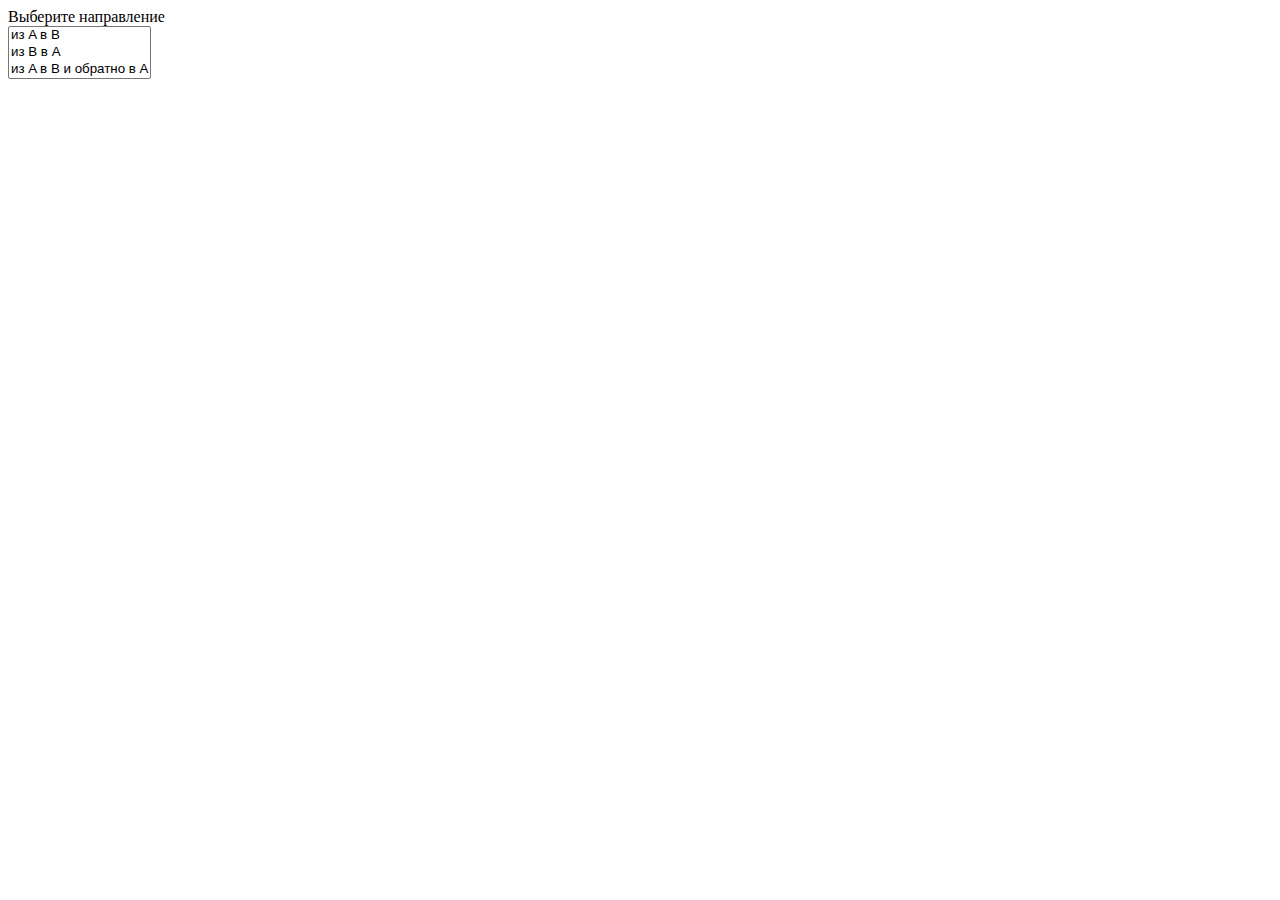
<file: js_test-tasks/second_task-calculator/index.html>
<!DOCTYPE html>
<html lang="ru">
<head>
    <meta charset="UTF-8">
    <meta http-equiv="X-UA-Compatible" content="IE=edge">
    <meta name="viewport" content="width=device-width, initial-scale=1.0">
    <title>Newatrip Test Task</title>
    <style>
      .margin_top {
        margin-top: 20px;
      }
    </style>
</head>
<body>
  <label for="route">Выберите направление</label><br>
  <select name="route" id="route" size="3">
      <option value="aToB">из A в B</option>
      <option value="bToA">из B в A</option>
      <option value="aToBtoA">из A в B и обратно в А</option>
  </select>

  <div id="time_block" style="display: none;" class="margin_top">
    <label for="time">Выберите время</label><br>
    <select name="time" id="time_select"></select>
  </div>

  <div id="back_time_block" style="display: none;" class="margin_top">
    <label for="back_time">Выберите время обратного отплытия</label><br>
    <select name="back_time" id="back_time_select"></select>
  </div>

  <div id="tickets_and_calculate" style="display: none;" class="margin_top">
    <label for="num">Количество билетов</label><br>
    <input type="text" id="num" placeholder="Введите количесто билетов" value="1">
    <br><br>
    <button id="make_info">Посчитать</button>
  </div>

  <div id="result_place" class="margin_top"></div>

  <script src="https://momentjs.com/downloads/moment-with-locales.min.js"></script>
  <script src="https://momentjs.com/downloads/moment-timezone-with-data.min.js"></script>
  <script src="./js/main.js"></script>
</body>
</html>
</file>
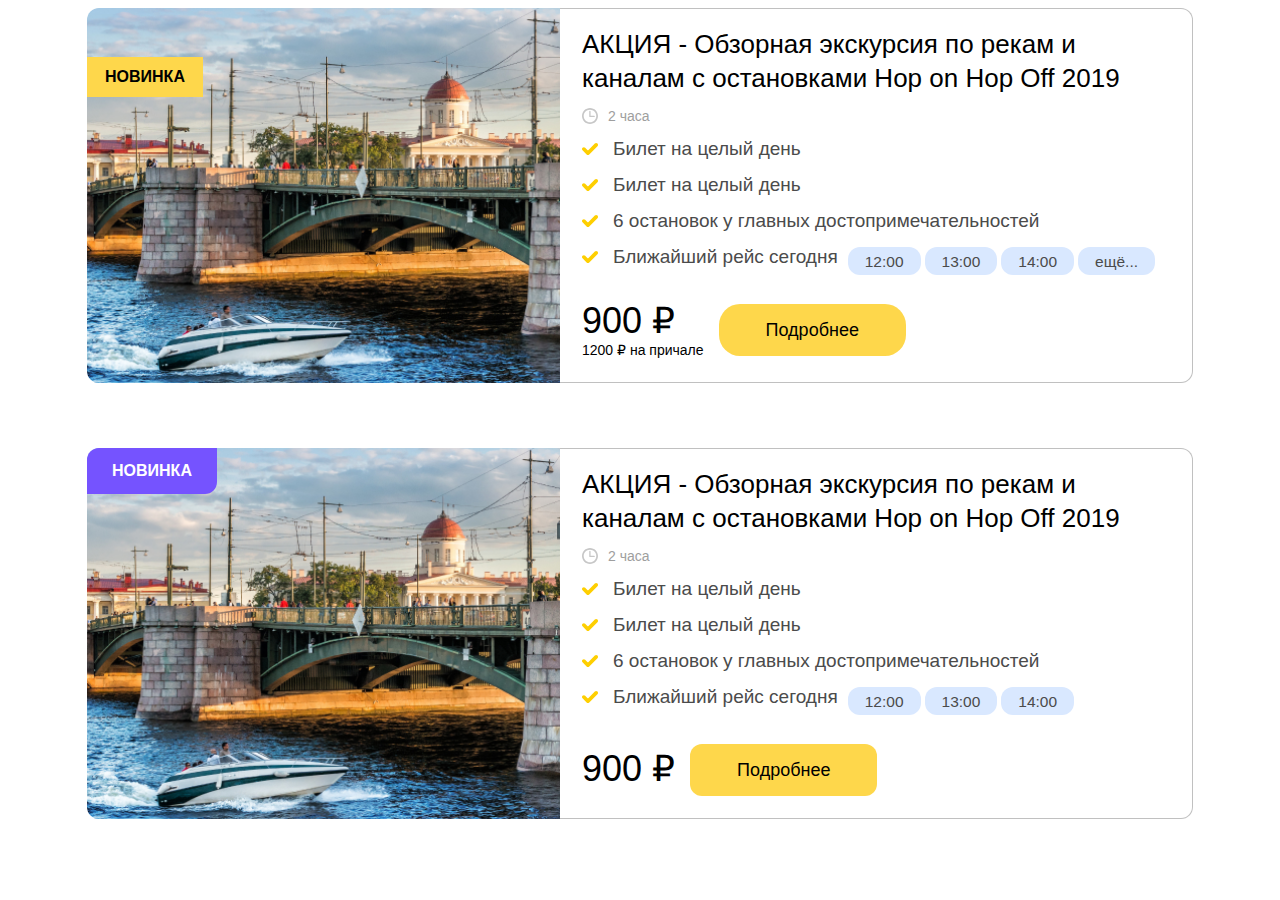
<file: layout_test-tasks/first_taks-cards/index.html>
<!DOCTYPE html>
<html lang="ru">
<head>
	<meta charset="UTF-8">
	<meta http-equiv="X-UA-Compatible" content="IE=edge">
	<meta name="viewport" content="width=device-width, initial-scale=1.0">
	<title>Newatrip Test Task</title>
	<!-- <link rel="preconnect" href="https://fonts.googleapis.com">
	<link rel="preconnect" href="https://fonts.gstatic.com" crossorigin>
	<link href="https://fonts.googleapis.com/css2?family=Open+Sans:wght@300;400;600&display=swap" rel="stylesheet"> -->
	<link rel="stylesheet" href="./css/main.css">
</head>

<body>
	<div class="card">
		<!-- хедер карточки -->
		<div class="card__header-block">
			<picture>
				<source srcset="./images/AdobeStock_168443825.jpg" media="(min-width: 1200px)">
				<img srcset="./images/sankt-peterburg-piter-st-3495.jpg" alt="Card images">
			</picture>
			<div class="badge badge__theme_sand">Новинка</div>
		</div>
		<!-- Контент карточки -->
		<div class="card__content-block">
			<!-- верхняя часть -->
			<div class="card__header-content-block">
				<div class="card__time-block">
					<img src="./images/clock-icon.svg" alt="Clock icon">
					<span class="card__time-value"></span> 2 часа
				</div>
				<div class="card__title-event-block">
					АКЦИЯ - Обзорная экскурсия по рекам и каналам  с остановками Hop on Hop Off 2019
				</div>
			</div>
			<!-- верхняя часть - конец -->
			<ul class="card__applies-block">
				<li class="card__applies-row">Билет на целый день</li>
				<li class="card__applies-row">Билет на целый день</li>
				<li class="card__applies-row">6 остановок у главных достопримечательностей</li>
				<li class="card__applies-row card__available-times-row">
					<span class="applies-row__text">Ближайший рейс сегодня</span>
					<ul class="card__available-times-block">
						<li class="card__available-time-item transition-entity">12:00</li>
						<li class="card__available-time-item transition-entity">13:00</li>
						<li class="card__available-time-item transition-entity">14:00</li>
						<li class="card__available-time-item transition-entity">15:00</li>
						<li class="card__available-time-item transition-entity">16:00</li>
					</ul>
					<ul class="card__more-available-times-block hidded-entity"></ul>
				</li>
			</ul>
			<!-- блок цены и кнопки доп инфы -->
			<div class="card__details-info-block">
				<div class="card__price-block">
					<p class="card__event-price">900 &#8381;</p>
					<div class="card__price-at-the-pier">1200 &#8381; на причале</div>
				</div>
				<div class="card__more-info-btn-block">
					<button class="
						card__more-info-btn more-info-btn_theme_border-decore
						more-info-btn_theme_border-rounded-type-1 more_info-btn_theme_wide-1
					">
						Подробнее
					</button>
				</div>
			</div>
		</div>
		<!-- Контент карточки - конец -->
	</div>
	<!-- Карточка - конец -->
	<div class="card">
		<!-- хедер карточки -->
		<div class="card__header-block">
			<picture>
				<source srcset="./images/AdobeStock_168443825.jpg" media="(min-width: 1200px)">
				<img srcset="./images/sankt-peterburg-piter-st-3495.jpg" alt="Card images">
			</picture>
			<div class="badge badge__theme_purple badge_rounded">Новинка</div>
		</div>
		<!-- Контент карточки -->
		<div class="card__content-block">
			<!-- верхняя часть -->
			<div class="card__header-content-block">
				<div class="card__time-block">
					<img src="./images/clock-icon.svg" alt="Clock icon">
					<span class="card__time-value"></span> 2 часа
				</div>
				<div class="card__title-event-block">
					АКЦИЯ - Обзорная экскурсия по рекам и каналам  с остановками Hop on Hop Off 2019
				</div>
			</div>
			<!-- верхняя часть - конец -->
			<ul class="card__applies-block">
				<li class="card__applies-row">Билет на целый день</li>
				<li class="card__applies-row">Билет на целый день</li>
				<li class="card__applies-row">6 остановок у главных достопримечательностей</li>
				<li class="card__applies-row card__available-times-row">
					<span class="applies-row__text">Ближайший рейс сегодня</span>
					<ul class="card__available-times-block hidded-entityy">
						<li class="card__available-time-item transition-entity">12:00</li>
						<li class="card__available-time-item transition-entity">13:00</li>
						<li class="card__available-time-item transition-entity">14:00</li>
					</ul>
					<ul class="card__more-available-times-block hidded-entity"></ul>
				</li>
			</ul>
			<!-- блок цены и кнопки доп инфы -->
			<div class="card__details-info-block">
				<div class="card__price-block card__price-block_one-price">
					<p class="card__event-price">900 &#8381;</p>
					<div class="card__price-at-the-pier"></div>
				</div>
				<div class="card__more-info-btn-block">
					<button class="
						card__more-info-btn more-info-btn_theme_border-decore
						more-info-btn_theme_border-rounded-type-2 more_info-btn_theme_wide-2
					">
						Подробнее
					</button>
				</div>
			</div>
		</div>
		<!-- Контент карточки - конец -->
	</div>
	<!-- Карточка - конец -->
	<script>
		// https://adapt.960.gs/
		ADAPT_CONFIG = {
			path: './css/',
			dynamic: true,
			range: [
				'1200px to 2540px = 1200.css',
			],
		};
	</script>
	<script src="js/adapt.min.js"></script>
	<script src="js/main.js"></script>
</body>
</html>
</file>
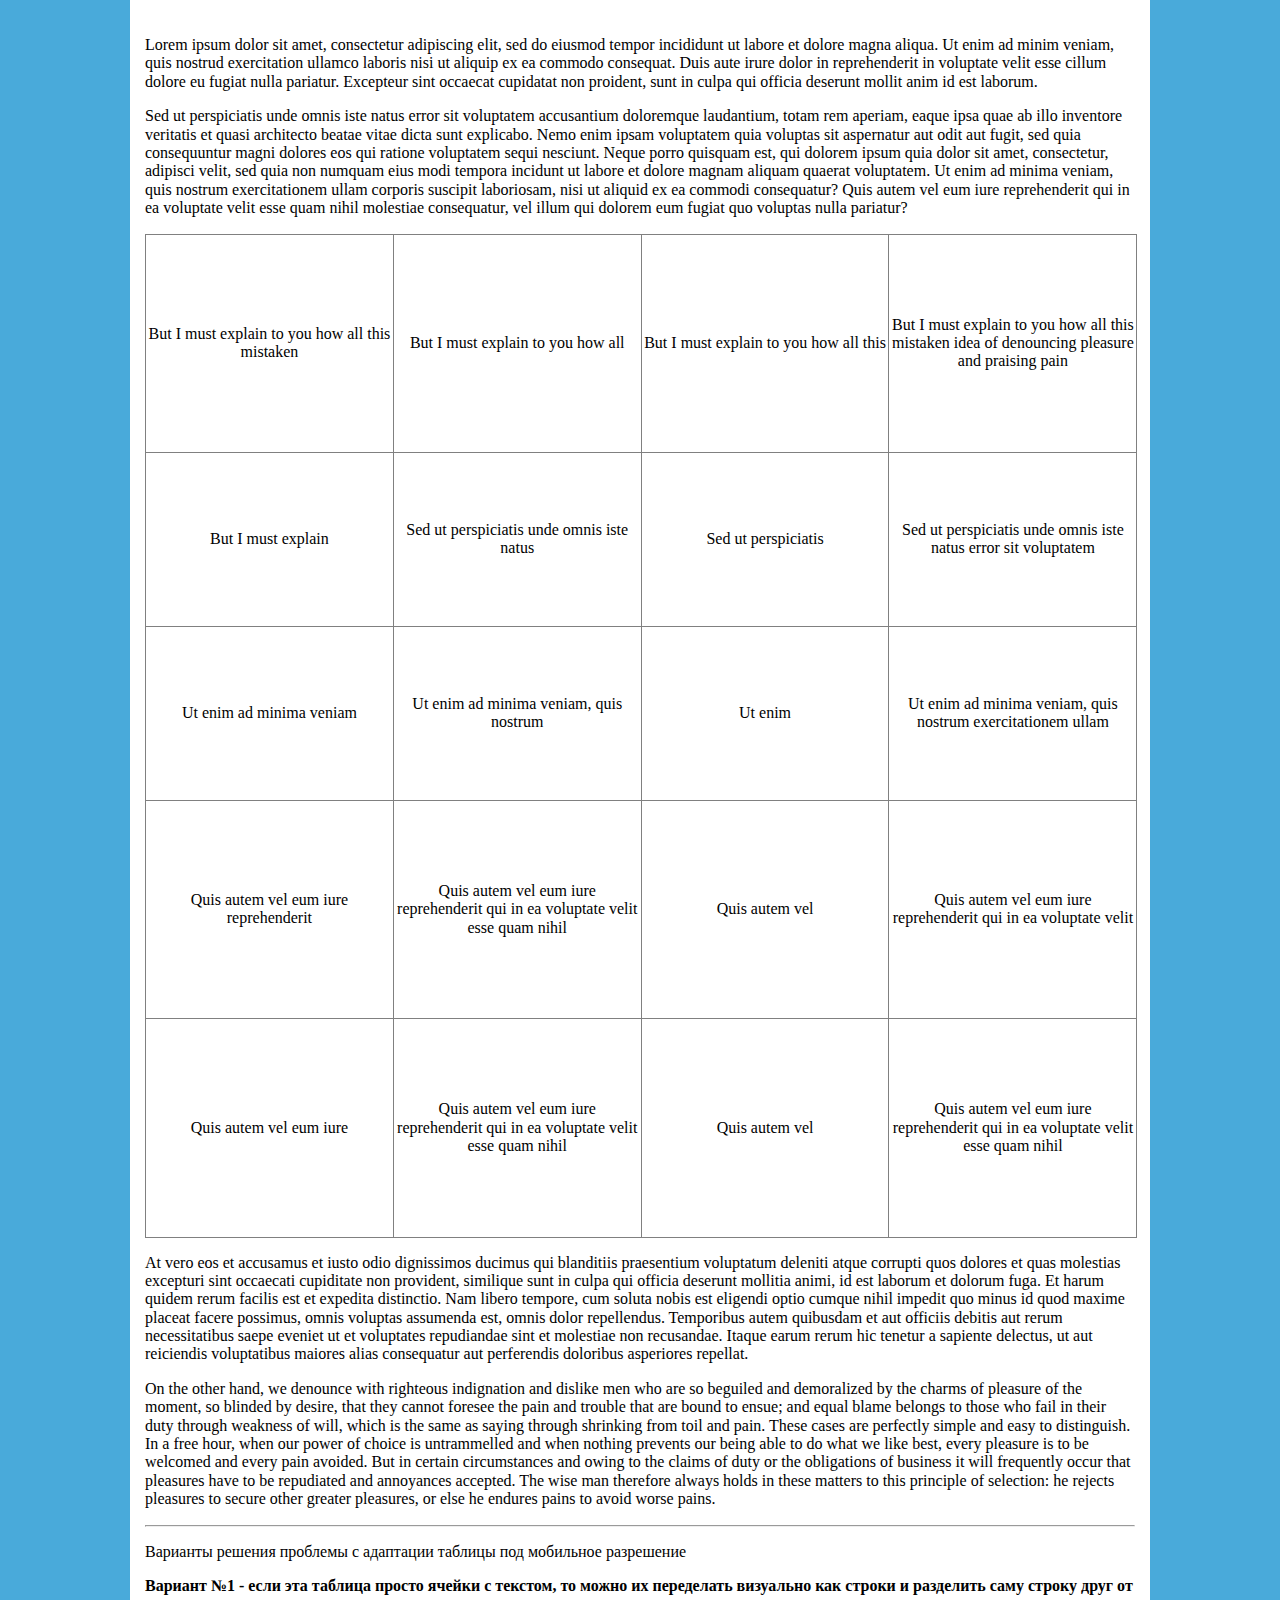
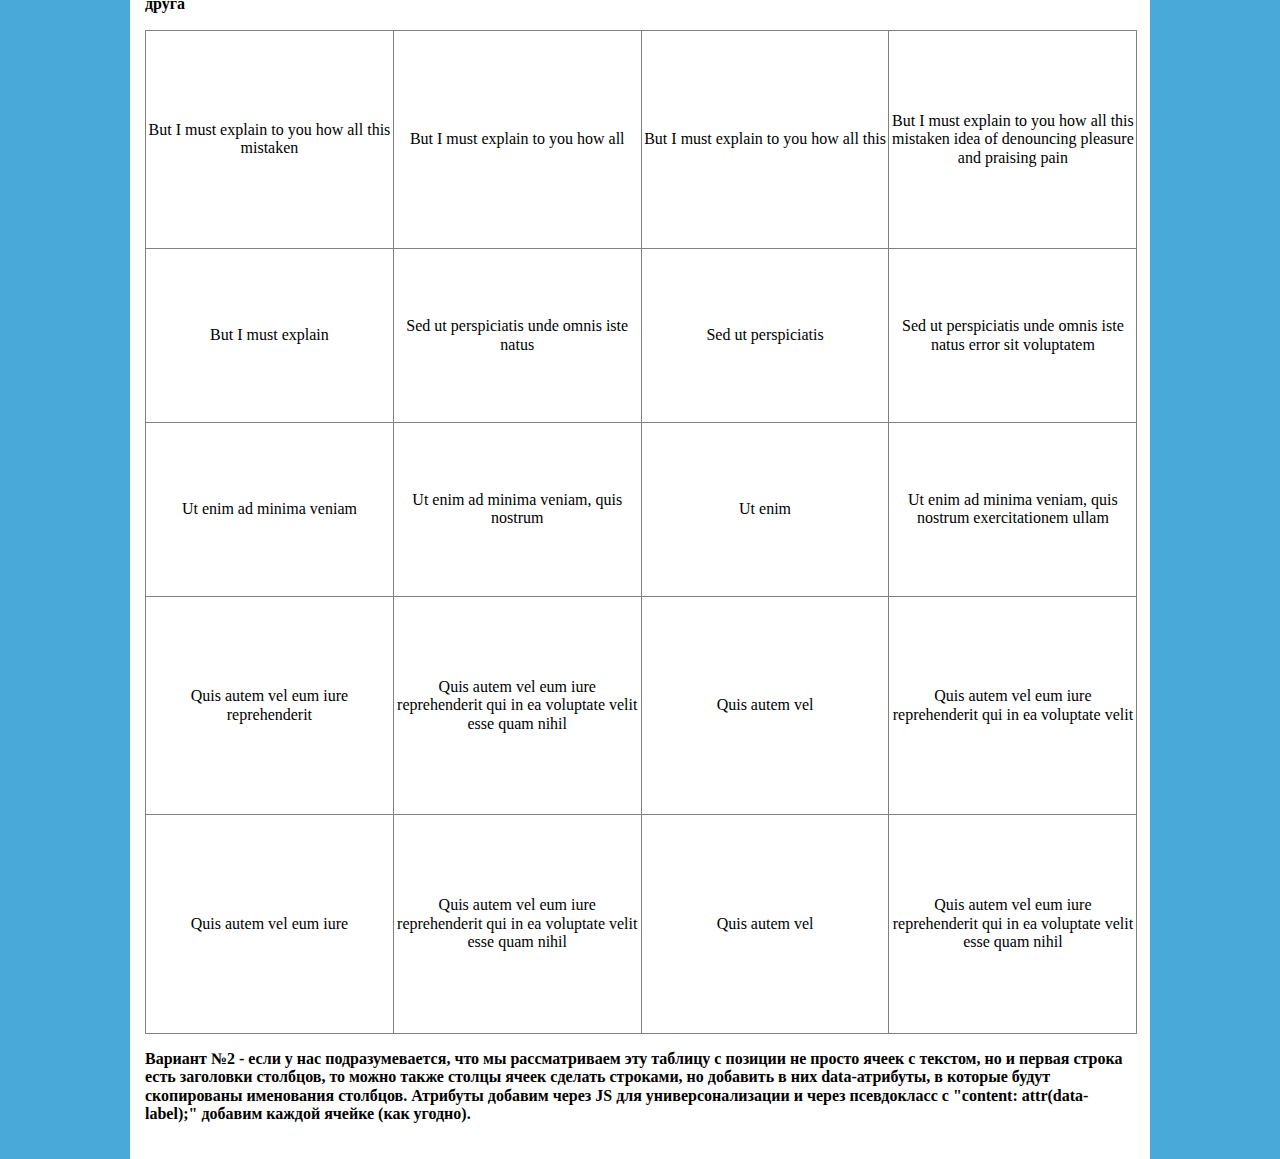
<file: layout_test-tasks/second_task-adaptive_table/index.html>
<!DOCTYPE html>
<html lang="ru">
<head>
	<meta charset="UTF-8">
	<meta http-equiv="X-UA-Compatible" content="IE=edge">
	<meta name="viewport" content="width=device-width, initial-scale=1.0">
	<title>Newatrip Test Task</title>
	<link rel="stylesheet" href="./css/main.css">
	<link rel="stylesheet" href="./css/solutions.css">
</head>
<body>
	<div class="blog">
		<p>
				Lorem ipsum dolor sit amet, consectetur adipiscing elit, sed do eiusmod tempor incididunt ut labore et
				dolore magna aliqua. Ut enim ad minim veniam, quis nostrud exercitation ullamco laboris nisi ut aliquip ex
				ea commodo consequat. Duis aute irure dolor in reprehenderit in voluptate velit esse cillum dolore eu fugiat
				nulla pariatur. Excepteur sint occaecat cupidatat non proident, sunt in culpa qui officia deserunt mollit
				anim id est laborum.
		</p>
		<p>
				Sed ut perspiciatis unde omnis iste natus error sit voluptatem accusantium doloremque laudantium, totam rem
				aperiam, eaque ipsa quae ab illo inventore veritatis et quasi architecto beatae vitae dicta sunt explicabo.
				Nemo enim ipsam voluptatem quia voluptas sit aspernatur aut odit aut fugit, sed quia consequuntur magni
				dolores eos qui ratione voluptatem sequi nesciunt. Neque porro quisquam est, qui dolorem ipsum quia dolor
				sit amet, consectetur, adipisci velit, sed quia non numquam eius modi tempora incidunt ut labore et dolore
				magnam aliquam quaerat voluptatem. Ut enim ad minima veniam, quis nostrum exercitationem ullam corporis
				suscipit laboriosam, nisi ut aliquid ex ea commodi consequatur? Quis autem vel eum iure reprehenderit qui in
				ea voluptate velit esse quam nihil molestiae consequatur, vel illum qui dolorem eum fugiat quo voluptas
				nulla pariatur?
		</p>
		<table border="1" style="border-collapse: collapse; width: 100.23640661938533%; height: 1004px;">
			<tbody>
				<tr style="height: 36px;">
					<td style="width: 25%; height: 36px; border-style: solid; text-align: center;">
						<span style="font-weight: 400;">But I must explain to you how all this mistaken</span>
					</td>
					<td style="width: 25%; height: 36px; border-style: solid;">
						<p><span style="font-weight: 400;"></span></p>
						<p style="text-align: center;"><span style="font-weight: 400;">But I must explain to you how
										all</span></p>
						<p><span style="font-weight: 400;"></span></p>
					</td>
					<td style="width: 25%; height: 36px; border-style: solid; text-align: center;">
						<span style="font-weight: 400;">But I must explain to you how all this</span>
					</td>
					<td style="width: 82.8017176331783%; height: 36px; border-style: solid; text-align: center;">
						<p><span style="font-weight: 400;"></span></p>
						<p><span style="font-weight: 400;">But I must explain to you how all this mistaken idea of
										denouncing pleasure and praising pain</span></p>
						<p><span style="font-weight: 400;"></span></p>
					</td>
				</tr>
					<tr style="height: 18px;">
						<td style="width: 25%; height: 18px; border-style: solid; text-align: center;">
							<span style="font-weight: 400;">But I must explain </span>
						</td>
						<td style="width: 25%; height: 18px; border-style: solid;">
							<p><span style="font-weight: 400;"></span></p>
							<p style="text-align: center;"><span style="font-weight: 400;">Sed ut perspiciatis unde omnis
											iste natus</span></p>
							<p><span style="font-weight: 400;"></span></p>
						</td>
						<td style="width: 25%; height: 18px; border-style: solid; text-align: center;">
							<span style="font-weight: 400;">Sed ut perspiciatis</span></td>
						<td style="width: 82.8017176331783%; height: 18px; border-style: solid; text-align: center;">
							<p><span style="font-weight: 400;"></span></p>
							<p><span style="font-weight: 400;">
								Sed ut perspiciatis unde omnis iste natus error sit voluptatem
							</span></p>
							<p><span style="font-weight: 400;"></span></p>
						</td>
					</tr>
					<tr style="height: 54px;">
						<td style="width: 25%; border-style: solid; height: 54px; text-align: center;">
							<span style="font-weight: 400;">Ut enim ad minima veniam</span></td>
						<td style="width: 25%; border-style: solid; height: 54px;">
							<p><span style="font-weight: 400;"></span></p>
							<p style="text-align: center;"><span style="font-weight: 400;">Ut enim ad minima veniam, quis
											nostrum</span></p>
							<p><span style="font-weight: 400;"></span></p>
						</td>
						<td style="width: 25%; border-style: solid; height: 54px; text-align: center;">
							<span style="font-weight: 400;">Ut enim</span></td>
						<td style="width: 82.8017176331783%; border-style: solid; height: 54px; text-align: center;">
							<p><span style="font-weight: 400;"></span></p>
							<p><span style="font-weight: 400;">Ut enim ad minima veniam, quis nostrum exercitationem
											ullam</span><span style="font-weight: 400;"></span></p>
							<p><span style="font-weight: 400;"></span></p>
						</td>
					</tr>
					<tr style="height: 72px;">
						<td style="width: 25%; border-style: solid; height: 72px; text-align: center;">
							<span style="font-weight: 400;">Quis autem vel eum iure reprehenderit</span></td>
						<td style="width: 25%; border-style: solid; height: 72px;">
							<p><span style="font-weight: 400;"></span></p>
							<p style="text-align: center;"><span style="font-weight: 400;">
								Quis autem vel eum iure reprehenderit qui in ea voluptate velit esse quam nihil
							</span></p>
							<p><span style="font-weight: 400;"></span></p>
						</td>
						<td style="width: 25%; border-style: solid; height: 72px; text-align: center;">
							<span style="font-weight: 400;">Quis autem vel</span></td>
						<td style="width: 82.8017176331783%; border-style: solid; height: 72px; text-align: center;">
							<span style="font-weight: 400;">
								Quis autem vel eum iure reprehenderit qui in ea voluptate velit
							</span>
						</td>
					</tr>
					<tr style="height: 54px;">
						<td style="width: 25%; border-style: solid; height: 54px; text-align: center;">
							<span style="font-weight: 400;">Quis autem vel eum iure</span></td>
						<td style="width: 25%; border-style: solid; height: 54px;">
							<p><span style="font-weight: 400;"></span></p>
							<p style="text-align: center;"><span style="font-weight: 400;">
								Quis autem vel eum iure reprehenderit qui in ea voluptate velit esse quam nihil
							</span></p>
							<p><span style="font-weight: 400;"></span></p>
						</td>
						<td style="width: 25%; border-style: solid; height: 54px; text-align: center;">
							<span style="font-weight: 400;">Quis autem vel</span></td>
						<td style="width: 82.8017176331783%; border-style: solid; height: 54px; text-align: center;">
							<span style="font-weight: 400;">
								Quis autem vel eum iure reprehenderit qui in ea voluptate velit esse quam nihil
							</span>
						</td>
					</tr>
			</tbody>
		</table>
		<p>
			At vero eos et accusamus et iusto odio dignissimos ducimus qui blanditiis praesentium voluptatum deleniti
			atque corrupti quos dolores et quas molestias excepturi sint occaecati cupiditate non provident, similique
			sunt in culpa qui officia deserunt mollitia animi, id est laborum et dolorum fuga. Et harum quidem rerum
			facilis est et expedita distinctio. Nam libero tempore, cum soluta nobis est eligendi optio cumque nihil
			impedit quo minus id quod maxime placeat facere possimus, omnis voluptas assumenda est, omnis dolor
			repellendus. Temporibus autem quibusdam et aut officiis debitis aut rerum necessitatibus saepe eveniet ut et
			voluptates repudiandae sint et molestiae non recusandae. Itaque earum rerum hic tenetur a sapiente delectus,
			ut aut reiciendis voluptatibus maiores alias consequatur aut perferendis doloribus asperiores repellat.
		</p>
		<p>
			On the other hand, we denounce with righteous indignation and dislike men who are so beguiled and demoralized
			by the charms of pleasure of the moment, so blinded by desire, that they cannot foresee the pain and trouble
			that are bound to ensue; and equal blame belongs to those who fail in their duty through weakness of will,
			which is the same as saying through shrinking from toil and pain. These cases are perfectly simple and easy
			to distinguish. In a free hour, when our power of choice is untrammelled and when nothing prevents our being
			able to do what we like best, every pleasure is to be welcomed and every pain avoided. But in certain
			circumstances and owing to the claims of duty or the obligations of business it will frequently occur that
			pleasures have to be repudiated and annoyances accepted. The wise man therefore always holds in these
			matters to this principle of selection: he rejects pleasures to secure other greater pleasures, or else he
			endures pains to avoid worse pains.
		</p>
		<hr>
		<p class="solutions">
			Варианты решения проблемы с адаптации таблицы под мобильное разрешение
		</p>
		<p class="solution__title">
			Вариант №1 - если эта таблица просто ячейки с текстом, то можно их переделать визуально как строки и
			разделить саму строку друг от друга
		</p>
		<table border="1" style="border-collapse: collapse; width: 100.23640661938533%; height: 1004px;">
			<tbody>
				<tr style="height: 36px;">
					<td style="width: 25%; height: 36px; border-style: solid; text-align: center;">
						<span style="font-weight: 400;">But I must explain to you how all this mistaken</span>
					</td>
					<td style="width: 25%; height: 36px; border-style: solid;">
						<p><span style="font-weight: 400;"></span></p>
						<p style="text-align: center;"><span style="font-weight: 400;">But I must explain to you how
										all</span></p>
						<p><span style="font-weight: 400;"></span></p>
					</td>
					<td style="width: 25%; height: 36px; border-style: solid; text-align: center;">
						<span style="font-weight: 400;">But I must explain to you how all this</span>
					</td>
					<td style="width: 82.8017176331783%; height: 36px; border-style: solid; text-align: center;">
						<p><span style="font-weight: 400;"></span></p>
						<p><span style="font-weight: 400;">But I must explain to you how all this mistaken idea of
										denouncing pleasure and praising pain</span></p>
						<p><span style="font-weight: 400;"></span></p>
					</td>
				</tr>
					<tr style="height: 18px;">
						<td style="width: 25%; height: 18px; border-style: solid; text-align: center;">
							<span style="font-weight: 400;">But I must explain </span>
						</td>
						<td style="width: 25%; height: 18px; border-style: solid;">
							<p><span style="font-weight: 400;"></span></p>
							<p style="text-align: center;"><span style="font-weight: 400;">Sed ut perspiciatis unde omnis
											iste natus</span></p>
							<p><span style="font-weight: 400;"></span></p>
						</td>
						<td style="width: 25%; height: 18px; border-style: solid; text-align: center;">
							<span style="font-weight: 400;">Sed ut perspiciatis</span></td>
						<td style="width: 82.8017176331783%; height: 18px; border-style: solid; text-align: center;">
							<p><span style="font-weight: 400;"></span></p>
							<p><span style="font-weight: 400;">
								Sed ut perspiciatis unde omnis iste natus error sit voluptatem
							</span></p>
							<p><span style="font-weight: 400;"></span></p>
						</td>
					</tr>
					<tr style="height: 54px;">
						<td style="width: 25%; border-style: solid; height: 54px; text-align: center;">
							<span style="font-weight: 400;">Ut enim ad minima veniam</span></td>
						<td style="width: 25%; border-style: solid; height: 54px;">
							<p><span style="font-weight: 400;"></span></p>
							<p style="text-align: center;"><span style="font-weight: 400;">Ut enim ad minima veniam, quis
											nostrum</span></p>
							<p><span style="font-weight: 400;"></span></p>
						</td>
						<td style="width: 25%; border-style: solid; height: 54px; text-align: center;">
							<span style="font-weight: 400;">Ut enim</span></td>
						<td style="width: 82.8017176331783%; border-style: solid; height: 54px; text-align: center;">
							<p><span style="font-weight: 400;"></span></p>
							<p><span style="font-weight: 400;">Ut enim ad minima veniam, quis nostrum exercitationem
											ullam</span><span style="font-weight: 400;"></span></p>
							<p><span style="font-weight: 400;"></span></p>
						</td>
					</tr>
					<tr style="height: 72px;">
						<td style="width: 25%; border-style: solid; height: 72px; text-align: center;">
							<span style="font-weight: 400;">Quis autem vel eum iure reprehenderit</span></td>
						<td style="width: 25%; border-style: solid; height: 72px;">
							<p><span style="font-weight: 400;"></span></p>
							<p style="text-align: center;"><span style="font-weight: 400;">
								Quis autem vel eum iure reprehenderit qui in ea voluptate velit esse quam nihil
							</span></p>
							<p><span style="font-weight: 400;"></span></p>
						</td>
						<td style="width: 25%; border-style: solid; height: 72px; text-align: center;">
							<span style="font-weight: 400;">Quis autem vel</span></td>
						<td style="width: 82.8017176331783%; border-style: solid; height: 72px; text-align: center;">
							<span style="font-weight: 400;">
								Quis autem vel eum iure reprehenderit qui in ea voluptate velit
							</span>
						</td>
					</tr>
					<tr style="height: 54px;">
						<td style="width: 25%; border-style: solid; height: 54px; text-align: center;">
							<span style="font-weight: 400;">Quis autem vel eum iure</span></td>
						<td style="width: 25%; border-style: solid; height: 54px;">
							<p><span style="font-weight: 400;"></span></p>
							<p style="text-align: center;"><span style="font-weight: 400;">
								Quis autem vel eum iure reprehenderit qui in ea voluptate velit esse quam nihil
							</span></p>
							<p><span style="font-weight: 400;"></span></p>
						</td>
						<td style="width: 25%; border-style: solid; height: 54px; text-align: center;">
							<span style="font-weight: 400;">Quis autem vel</span></td>
						<td style="width: 82.8017176331783%; border-style: solid; height: 54px; text-align: center;">
							<span style="font-weight: 400;">
								Quis autem vel eum iure reprehenderit qui in ea voluptate velit esse quam nihil
							</span>
						</td>
					</tr>
			</tbody>
		</table>
		<p class="solution__title">
			Вариант №2 - если у нас подразумевается, что мы рассматриваем эту таблицу с позиции не просто ячеек с текстом,
			но и первая строка есть заголовки столбцов, то можно также столцы ячеек сделать строками, но добавить в них
			data-атрибуты, в которые будут скопированы именования столбцов. Атрибуты добавим через JS для универсонализации
			и через псевдокласс с "content: attr(data-label);" добавим каждой ячейке (как угодно).
		</p>
	</div>
</body>
</html>
</file>
<file: layout_test-tasks/first_taks-cards/css/main.css>
body {
  font-family: sans-serif;
  font-size: 14px;
  font-weight: normal;
  color: #000;
  letter-spacing: 0;
  text-align: left;
  line-height: 20px;
  padding: 0;
}

p {
  margin: 0;
}

.img,
picture {
  max-width: 100%;
  height: auto;
}

picture {
  display: flex;
}

.badge {
  text-transform: uppercase;
  position: absolute;
  left: 0;
  top: 15%;
}
.badge__theme_sand {
  background-color: #FED74B;
  padding: 10px 18px;
  font-weight: 600;
}
.badge__theme_purple {
  background-color: #7553FF;
  padding: 13px 25px;
  color: #FFF;
}
.badge__theme_blue {
  background-color: #099CE8;
  padding: 13px 25px;
  color: #FFF;
}
.badge_rounded {
  border: 0 solid transparent;
  border-bottom-right-radius: 12px;
  top: 0 !important;
}

.hidded-entity {
  display: none !important;
}

.transition-entity {
  transition: all 0.18s;
}
.transition-entity:hover {
  transition: all 0.18s;
}

.card__available-time-item,
button {
  cursor: pointer;
}

.card {
  width: 341px;
  margin: 0 auto;
}
.card:not(:first-child) {
  margin-top: 30px;
}

.card__header-block {
  min-height: 50px;
  border: 0 solid transparent;
  border-top-right-radius: 12px;
  border-top-left-radius: 12px;
  overflow: hidden;
  position: relative;
  display: flex;
}

.card__content-block {
  box-sizing: border-box;
  border: 1px solid rgba(130, 130, 130, 0.5);
  border-top-width: 0;
  border-bottom-right-radius: 12px;
  border-bottom-left-radius: 12px;
  padding: 16px 19px 19px 17px;
}

.card__header-content-block {
  display: flex;
  flex-direction: column;
  row-gap: 15px;
}

.card__time-block {
  color: #9E9E9E;
  display: flex;
  align-items: center;
  -moz-column-gap: 5px;
       column-gap: 5px;
}

.card__title-event-block {
  font-size: 14px;
  font-weight: 600;
  line-height: 22px;
}

.card__applies-block {
  list-style-type: none;
  padding: 0;
  margin: 25px 0 35px;
}

.card__applies-row {
  padding-left: 35px;
  color: #4B4B4B;
  background: url("../images/check-mark.svg") 0 2px no-repeat;
}
.card__applies-row:not(:first-child) {
  margin-top: 9px;
}

.card__available-times-row {
  display: flex;
  flex-wrap: wrap;
  row-gap: 7px;
  -moz-column-gap: 10px;
       column-gap: 10px;
}

.card__more-available-times-block,
.card__available-times-block {
  list-style-type: none;
  display: flex;
  -moz-column-gap: 4px;
       column-gap: 4px;
  row-gap: 5px;
  padding: 0;
  flex-wrap: wrap;
}

.card__available-times-block {
  height: 29px;
  overflow: hidden;
}

.card__available-time-item {
  line-height: 24px;
  height: 24px;
  background-color: #D9E8FF;
  border: 0 solid transparent;
  border-radius: 12px;
  padding: 0 14px;
}
.card__available-time-item:hover {
  background-color: #6BA6FF;
  color: #FFF;
  box-shadow: 0px 2px 4px 0px rgba(0, 0, 0, 0.3);
}

.card__details-info-block {
  display: flex;
  justify-content: space-between;
  margin-left: 7px;
}

.card__price-block {
  display: flex;
  flex-direction: column;
  row-gap: 3px;
}
.card__price-block_one-price {
  align-items: center;
  justify-content: center;
}

.card__event-price {
  font-weight: 400;
  font-size: 30px;
  line-height: 25px;
}

.card__price-at-the-pier {
  font-size: 10px;
}

.card__more-info-btn {
  background-color: #FED74B;
  line-height: 44px;
}
.card__more-info-btn:hover {
  text-decoration: underline;
}

.more_info-btn_theme_wide-1 {
  padding: 0 48px;
}

.more_info-btn_theme_wide-2 {
  padding: 0 62px;
}

.more-info-btn_theme_border-decore {
  box-shadow: inset 0 0 0 1px rgba(130, 130, 130, 0.5);
}

.more-info-btn_theme_border-rounded-type-1 {
  border: 0 solid transparent;
  border-radius: 21px;
}

.more-info-btn_theme_border-rounded-type-2 {
  border: 0 solid transparent;
  border-radius: 12px;
}/*# sourceMappingURL=main.css.map */
</file>
<file: layout_test-tasks/second_task-adaptive_table/css/solutions.css>
/* ---------------- */
/* solutions styles */
/* ---------------- */
.solution__title {
  font-weight: bolder;
}

@media screen and (max-width: 799px) {
  table:nth-of-type(2) {
    height: auto !important;
    border: 0;
  }
  table:nth-of-type(2) tr {
    display: flex;
    height: auto !important;
    flex-direction: column;
    border-bottom: 1px dashed #000;
  }
  table:nth-of-type(2) tr:not(:first-child) {
    margin-top: 10px;
  }
  table:nth-of-type(2) tr:first-child {
    padding-top: 10px;
    border-top: 1px dashed #000;
  }
  table:nth-of-type(2) td {
    display: block;
    height: auto !important;
    width: 100% !important;
    box-sizing: border-box;
    border: 0;
    margin-bottom: 10px;
  }
  table:nth-of-type(2) p {
    margin: 0;
  }
}/*# sourceMappingURL=solutions.css.map */
</file>
<file: layout_test-tasks/second_task-adaptive_table/css/main.css>
/*! normalize.css v8.0.1 | MIT License | github.com/necolas/normalize.css */
/* Document
   ========================================================================== */
/**
 * 1. Correct the line height in all browsers.
 * 2. Prevent adjustments of font size after orientation changes in iOS.
 */
html {
  line-height: 1.15; /* 1 */
  -webkit-text-size-adjust: 100%; /* 2 */
}

/* Sections
   ========================================================================== */
/**
 * Remove the margin in all browsers.
 */
body {
  margin: 0;
}

/**
 * Render the `main` element consistently in IE.
 */
main {
  display: block;
}

/**
 * Correct the font size and margin on `h1` elements within `section` and
 * `article` contexts in Chrome, Firefox, and Safari.
 */
h1 {
  font-size: 2em;
  margin: 0.67em 0;
}

/* Grouping content
   ========================================================================== */
/**
 * 1. Add the correct box sizing in Firefox.
 * 2. Show the overflow in Edge and IE.
 */
hr {
  box-sizing: content-box; /* 1 */
  height: 0; /* 1 */
  overflow: visible; /* 2 */
}

/**
 * 1. Correct the inheritance and scaling of font size in all browsers.
 * 2. Correct the odd `em` font sizing in all browsers.
 */
pre {
  font-family: monospace, monospace; /* 1 */
  font-size: 1em; /* 2 */
}

/* Text-level semantics
   ========================================================================== */
/**
 * Remove the gray background on active links in IE 10.
 */
a {
  background-color: transparent;
}

/**
 * 1. Remove the bottom border in Chrome 57-
 * 2. Add the correct text decoration in Chrome, Edge, IE, Opera, and Safari.
 */
abbr[title] {
  border-bottom: none; /* 1 */
  text-decoration: underline; /* 2 */
  -webkit-text-decoration: underline dotted;
          text-decoration: underline dotted; /* 2 */
}

/**
 * Add the correct font weight in Chrome, Edge, and Safari.
 */
b,
strong {
  font-weight: bolder;
}

/**
 * 1. Correct the inheritance and scaling of font size in all browsers.
 * 2. Correct the odd `em` font sizing in all browsers.
 */
code,
kbd,
samp {
  font-family: monospace, monospace; /* 1 */
  font-size: 1em; /* 2 */
}

/**
 * Add the correct font size in all browsers.
 */
small {
  font-size: 80%;
}

/**
 * Prevent `sub` and `sup` elements from affecting the line height in
 * all browsers.
 */
sub,
sup {
  font-size: 75%;
  line-height: 0;
  position: relative;
  vertical-align: baseline;
}

sub {
  bottom: -0.25em;
}

sup {
  top: -0.5em;
}

/* Embedded content
   ========================================================================== */
/**
 * Remove the border on images inside links in IE 10.
 */
img {
  border-style: none;
}

/* Forms
   ========================================================================== */
/**
 * 1. Change the font styles in all browsers.
 * 2. Remove the margin in Firefox and Safari.
 */
button,
input,
optgroup,
select,
textarea {
  font-family: inherit; /* 1 */
  font-size: 100%; /* 1 */
  line-height: 1.15; /* 1 */
  margin: 0; /* 2 */
}

/**
 * Show the overflow in IE.
 * 1. Show the overflow in Edge.
 */
button,
input { /* 1 */
  overflow: visible;
}

/**
 * Remove the inheritance of text transform in Edge, Firefox, and IE.
 * 1. Remove the inheritance of text transform in Firefox.
 */
button,
select { /* 1 */
  text-transform: none;
}

/**
 * Correct the inability to style clickable types in iOS and Safari.
 */
button,
[type=button],
[type=reset],
[type=submit] {
  -webkit-appearance: button;
}

/**
 * Remove the inner border and padding in Firefox.
 */
button::-moz-focus-inner,
[type=button]::-moz-focus-inner,
[type=reset]::-moz-focus-inner,
[type=submit]::-moz-focus-inner {
  border-style: none;
  padding: 0;
}

/**
 * Restore the focus styles unset by the previous rule.
 */
button:-moz-focusring,
[type=button]:-moz-focusring,
[type=reset]:-moz-focusring,
[type=submit]:-moz-focusring {
  outline: 1px dotted ButtonText;
}

/**
 * Correct the padding in Firefox.
 */
fieldset {
  padding: 0.35em 0.75em 0.625em;
}

/**
 * 1. Correct the text wrapping in Edge and IE.
 * 2. Correct the color inheritance from `fieldset` elements in IE.
 * 3. Remove the padding so developers are not caught out when they zero out
 *    `fieldset` elements in all browsers.
 */
legend {
  box-sizing: border-box; /* 1 */
  color: inherit; /* 2 */
  display: table; /* 1 */
  max-width: 100%; /* 1 */
  padding: 0; /* 3 */
  white-space: normal; /* 1 */
}

/**
 * Add the correct vertical alignment in Chrome, Firefox, and Opera.
 */
progress {
  vertical-align: baseline;
}

/**
 * Remove the default vertical scrollbar in IE 10+.
 */
textarea {
  overflow: auto;
}

/**
 * 1. Add the correct box sizing in IE 10.
 * 2. Remove the padding in IE 10.
 */
[type=checkbox],
[type=radio] {
  box-sizing: border-box; /* 1 */
  padding: 0; /* 2 */
}

/**
 * Correct the cursor style of increment and decrement buttons in Chrome.
 */
[type=number]::-webkit-inner-spin-button,
[type=number]::-webkit-outer-spin-button {
  height: auto;
}

/**
 * 1. Correct the odd appearance in Chrome and Safari.
 * 2. Correct the outline style in Safari.
 */
[type=search] {
  -webkit-appearance: textfield; /* 1 */
  outline-offset: -2px; /* 2 */
}

/**
 * Remove the inner padding in Chrome and Safari on macOS.
 */
[type=search]::-webkit-search-decoration {
  -webkit-appearance: none;
}

/**
 * 1. Correct the inability to style clickable types in iOS and Safari.
 * 2. Change font properties to `inherit` in Safari.
 */
::-webkit-file-upload-button {
  -webkit-appearance: button; /* 1 */
  font: inherit; /* 2 */
}

/* Interactive
   ========================================================================== */
/*
 * Add the correct display in Edge, IE 10+, and Firefox.
 */
details {
  display: block;
}

/*
 * Add the correct display in all browsers.
 */
summary {
  display: list-item;
}

/* Misc
   ========================================================================== */
/**
 * Add the correct display in IE 10+.
 */
template {
  display: none;
}

/**
 * Add the correct display in IE 10.
 */
[hidden] {
  display: none;
}

html {
  background-color: #49aada;
}

.blog {
  position: relative;
  margin: 0 auto;
  padding: 20px 15px;
  width: 990px;
  max-width: 95%;
  background-color: #fff;
}/*# sourceMappingURL=main.css.map */
</file>
